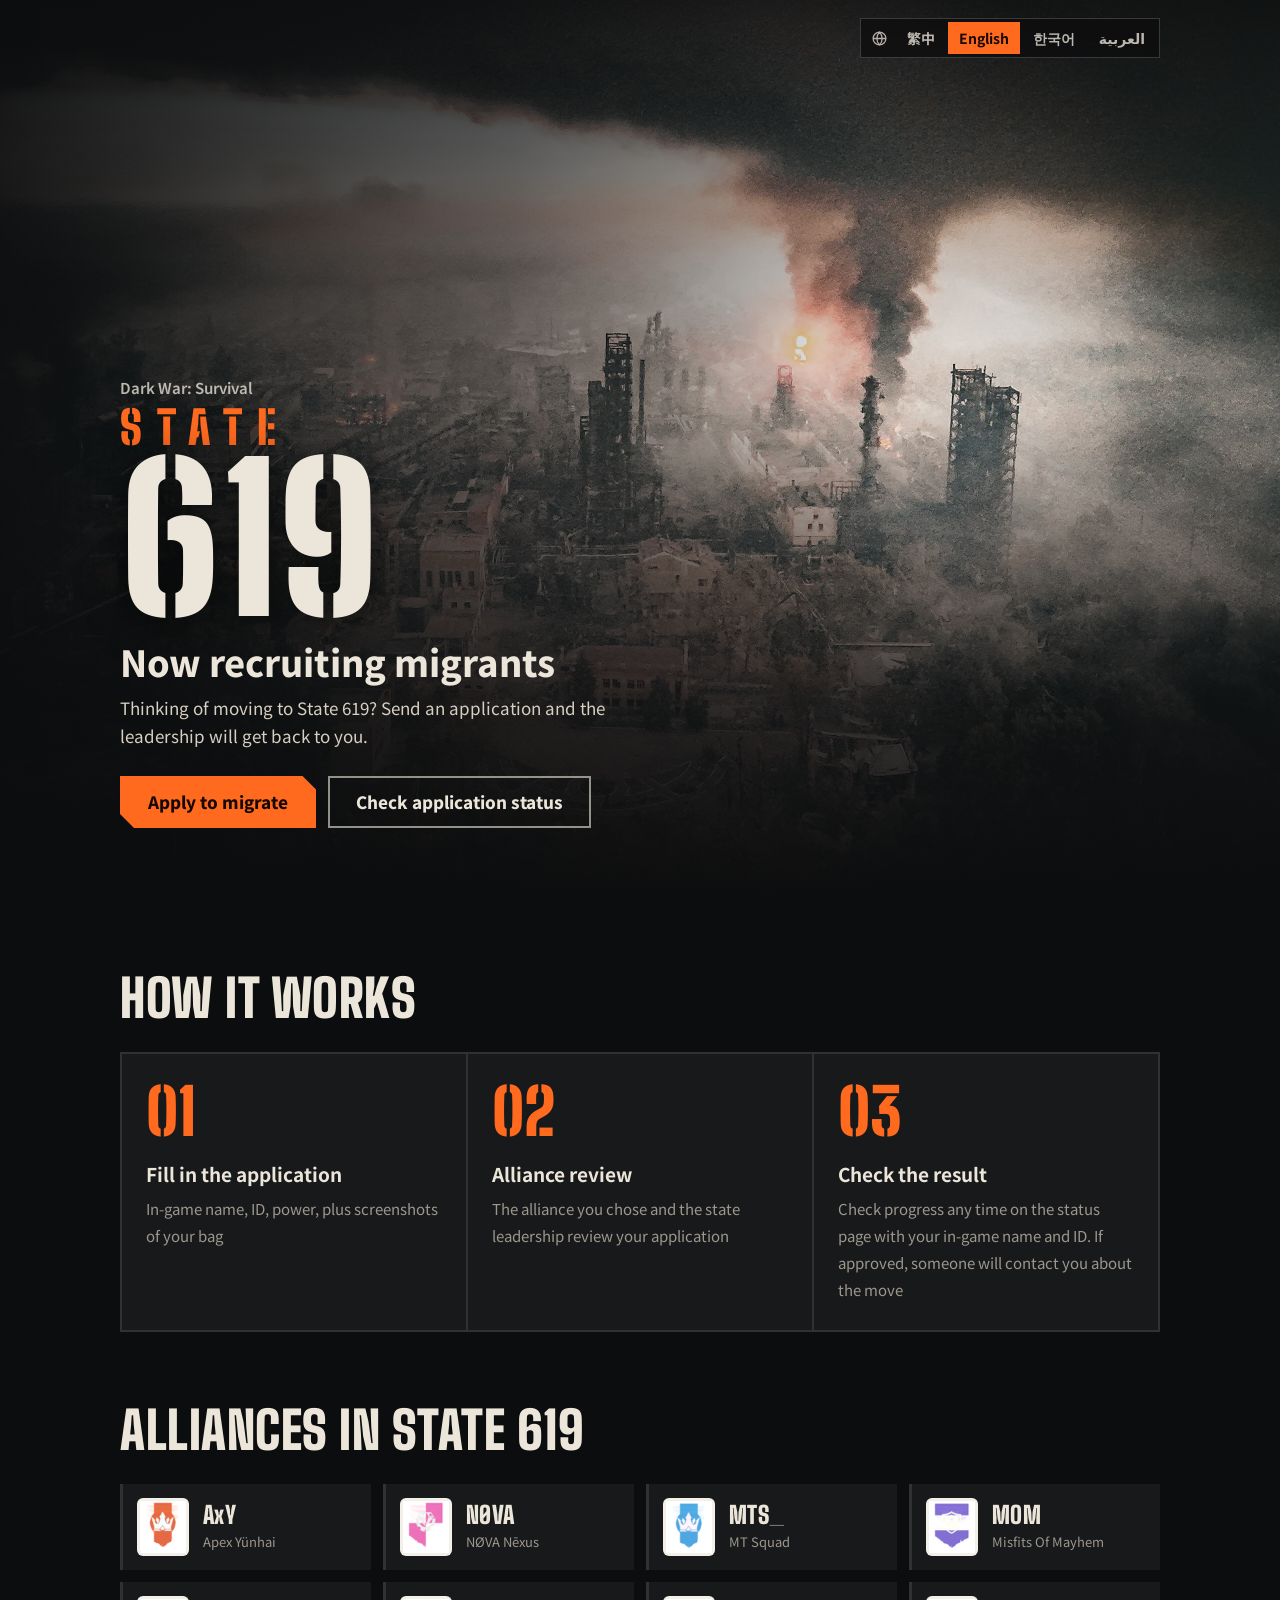
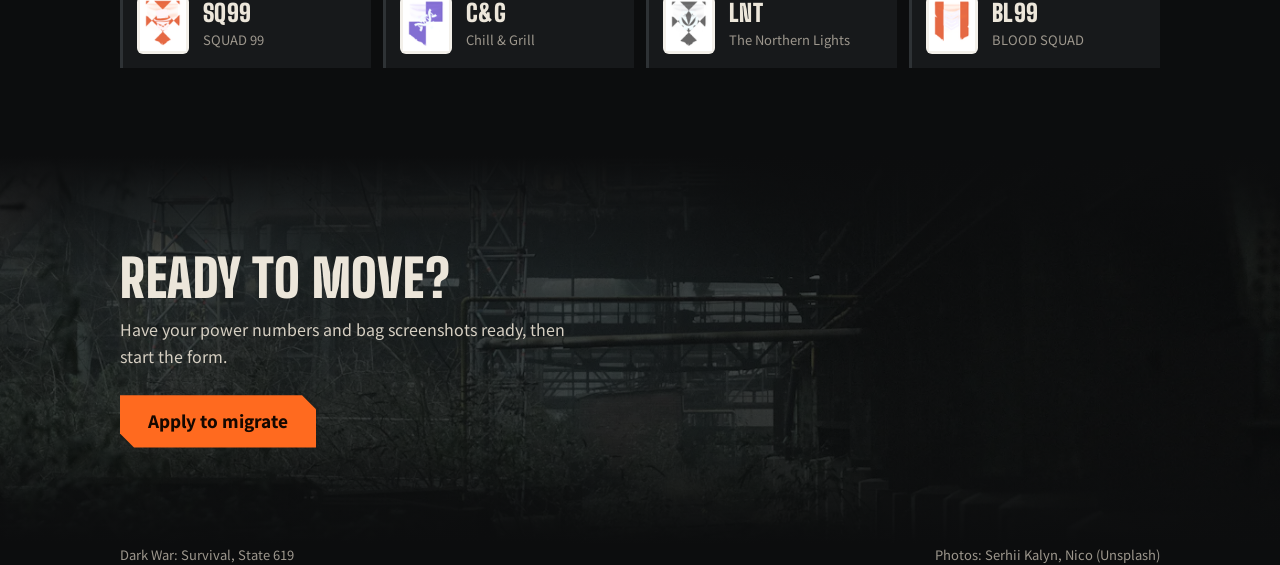
<file: index.html>
<!doctype html>
<html lang="zh-Hant">
<head>
<meta charset="utf-8">
<meta name="viewport" content="width=device-width, initial-scale=1">
<title>State 619 移民申請</title>
<meta name="description" content="Dark War: Survival 第 619 州移民申請">
<link rel="preload" as="image" href="assets/hero-city-m.webp" media="(max-width: 700px)">
<link rel="preload" as="image" href="assets/hero-city.webp" media="(min-width: 701px)">
<link rel="preconnect" href="https://fonts.googleapis.com">
<link rel="preconnect" href="https://fonts.gstatic.com" crossorigin>
<link rel="stylesheet" href="https://fonts.googleapis.com/css2?family=Big+Shoulders+Display:wght@800;900&family=Big+Shoulders+Stencil+Display:wght@900&family=Noto+Sans+TC:wght@400;600;700;800&display=swap">
<link rel="stylesheet" href="style.css?v=20261010042700">
</head>
<body>
<header class="hero">
  <picture class="hero-bg">
    <source media="(max-width: 700px)" srcset="assets/hero-city-m.webp">
    <img src="assets/hero-city.webp" alt="">
  </picture>
  <div class="wrap">
    <div class="topbar">
      <nav class="lang-switch" id="lang" aria-label="Language">
        <svg viewBox="0 0 24 24" aria-hidden="true" fill="none" stroke="currentColor" stroke-width="1.8"><circle cx="12" cy="12" r="9"/><path d="M3 12h18M12 3c2.5 2.7 3.8 5.7 3.8 9s-1.3 6.3-3.8 9c-2.5-2.7-3.8-5.7-3.8-9S9.5 5.7 12 3z"/></svg>
        <button type="button" data-lang="zh-TW" lang="zh-Hant">繁中</button>
        <button type="button" data-lang="en" lang="en">English</button>
        <button type="button" data-lang="ko" lang="ko">한국어</button>
        <button type="button" data-lang="ar" lang="ar">العربية</button>
      </nav>
    </div>
    <div class="hero-copy">
      <p class="game">Dark War: Survival</p>
      <h1 class="state"><small>STATE</small><span id="stateNo"></span></h1>
      <p class="tagline" id="tagline"></p>
      <p class="lead" id="lead"></p>
      <div class="cta-row">
        <a class="button" id="cta" href="apply.html"></a>
        <a class="button ghost" id="statusCta" href="status.html"></a>
      </div>
    </div>
  </div>
</header>

<main class="wrap">
  <section>
    <h2 id="routeTitle"></h2>
    <ol class="steps" id="route"></ol>
  </section>
  <section>
    <h2 id="alliancesTitle"></h2>
    <ul class="alliances" id="alliances"></ul>
  </section>
</main>

<section class="final">
  <div class="photo-bg"><img src="assets/factory.webp" alt="" loading="lazy"></div>
  <div class="wrap">
    <h2 id="finalTitle"></h2>
    <p id="finalText"></p>
    <a class="button" id="cta2" href="apply.html"></a>
  </div>
</section>

<footer class="wrap">
  <span id="footer"></span>
  <span id="credit"></span>
</footer>
<script type="module" src="js/home.js?v=20261010042700"></script>
</body>
</html>
</file>
<file: style.css>
/* 視覺主題：末日廢城。照片撐氛圍，軍用模板字當標題，火光橘是唯一強調色。 */
:root {
  --smoke: #0c0d0e;        /* 頁面底色 */
  --steel: #17191b;        /* 面板 */
  --steel-edge: #2e3235;   /* 邊線、輸入框邊 */
  --ash: #ece6da;          /* 主要文字 */
  --muted: #9d978d;        /* 次要文字 */
  --ember: #ff6a1f;        /* 火光橘：主要行動、焦點、數字 */
  --ok: #6cc785;
  --err: #ff5a4a;
  --stencil: "Big Shoulders Stencil Display", "Big Shoulders Display", Impact, sans-serif;
  --display: "Big Shoulders Display", "Noto Sans TC", Impact, sans-serif;
  --body: "Noto Sans TC", "PingFang TC", "Apple SD Gothic Neo", "Malgun Gothic", "Geeza Pro", "Segoe UI", system-ui, sans-serif;
}

* { box-sizing: border-box; }
[hidden] { display: none !important; }
html { background: var(--smoke); }
body { margin: 0; min-height: 100vh; background: var(--smoke); color: var(--ash); font: 16px/1.65 var(--body); -webkit-font-smoothing: antialiased; }
a { color: var(--ember); }
:focus-visible { outline: 3px solid var(--ember); outline-offset: 3px; }
img { max-width: 100%; }

.wrap { max-width: 1080px; margin: 0 auto; padding: 0 20px; }

/* ───── 頂列 ───── */
.topbar { display: flex; justify-content: space-between; align-items: center; gap: 12px; padding: 18px 0; position: relative; z-index: 2; }
.topbar a { color: var(--ash); text-decoration: none; font-weight: 700; font-size: 15px; }
.topbar a:hover { color: var(--ember); }
/* 語言按鈕：每種語言用自己的文字寫，玩家一眼看到母語 */
.topbar { flex-wrap: wrap; row-gap: 10px; }
.lang-switch { display: flex; align-items: center; gap: 2px; margin-inline-start: auto; padding: 3px; background: #0c0d0ebf; border: 1px solid #ffffff2e; backdrop-filter: blur(6px); }
.lang-switch svg { width: 17px; height: 17px; flex: none; margin: 0 6px 0 7px; color: var(--ash); opacity: .75; }
.lang-switch button { clip-path: none; background: transparent; color: #ece6dac7; font: 700 14px/1 var(--body); padding: 9px 11px; }
.lang-switch button:hover { background: #ffffff17; color: var(--ash); }
.lang-switch button[aria-pressed="true"] { background: var(--ember); color: #160800; }
.lang-switch button:focus-visible { outline: 2px solid var(--ash); outline-offset: 1px; }

/* ───── 首頁主視覺 ───── */
.hero { position: relative; min-height: min(100svh, 920px); display: flex; flex-direction: column; overflow: hidden; isolation: isolate; }
.hero-bg { position: absolute; inset: 0; z-index: -2; }
.hero-bg img { width: 100%; height: 100%; object-fit: cover; object-position: 50% 40%; display: block; }
.hero::after {
  content: ""; position: absolute; inset: 0; z-index: -1;
  background:
    linear-gradient(180deg, #0c0d0ecc 0%, #0c0d0e33 22%, #0c0d0e00 45%, #0c0d0ecc 78%, var(--smoke) 100%),
    linear-gradient(90deg, #0c0d0ee6 0%, #0c0d0e80 40%, #0c0d0e00 70%);
}
.hero .wrap { width: 100%; display: flex; flex-direction: column; flex: 1; }
.hero-copy { margin-top: auto; padding-bottom: clamp(40px, 8vh, 88px); max-width: 640px; }
.game { color: var(--ash); opacity: .8; font-weight: 600; font-size: 15px; margin: 0 0 4px; }
.state { margin: 0; font: 900 clamp(120px, 34vw, 200px)/.82 var(--stencil); letter-spacing: .01em; color: var(--ash); text-shadow: 0 6px 40px #000c; }
.state small { display: block; font: 900 clamp(26px, 6vw, 46px)/1 var(--stencil); letter-spacing: .32em; color: var(--ember); margin-bottom: 6px; }
.tagline { font: 800 clamp(24px, 5.6vw, 36px)/1.25 var(--body); margin: 18px 0 10px; }
.lead { color: #d6cfc2; font-size: 17px; max-width: 30em; margin: 0; }
.cta-row { display: flex; flex-wrap: wrap; gap: 12px; margin-top: 26px; }
/* 次要按鈕：只描邊；切角會把描邊切斷，所以用直角 */
.button.ghost { clip-path: none; background: transparent; color: var(--ash); box-shadow: inset 0 0 0 2px #ece6da99; }
.button.ghost:hover { background: #ece6da1a; }

@media (prefers-reduced-motion: no-preference) {
  .state, .tagline { animation: rise .9s cubic-bezier(.2, .7, .2, 1) both; }
  .tagline { animation-delay: .15s; }
  @keyframes rise { from { opacity: 0; transform: translateY(24px); } }
}

/* ───── 按鈕 ───── */
button, .button {
  display: inline-flex; align-items: center; justify-content: center; gap: 10px;
  font: 800 17px/1.2 var(--body); padding: 16px 28px; border: 0; border-radius: 0;
  background: var(--ember); color: #160800; cursor: pointer; text-decoration: none;
  clip-path: polygon(0 0, calc(100% - 14px) 0, 100% 14px, 100% 100%, 14px 100%, 0 calc(100% - 14px));
}
button:hover, .button:hover { background: #ff7d3a; }
button.secondary {
  clip-path: none; background: transparent; color: var(--ash); border: 1px solid var(--steel-edge);
  font-weight: 700; font-size: 14px; padding: 8px 12px;
}
button.secondary:hover { border-color: var(--muted); background: transparent; }
button:disabled { opacity: .4; cursor: not-allowed; }
.block { display: flex; width: 100%; }

/* ───── 區塊 ───── */
section { padding: 72px 0 0; }
h1, h2, h3 { margin: 0; }
h2 { font: 900 clamp(34px, 6vw, 52px)/1 var(--display); text-transform: uppercase; letter-spacing: .01em; margin-bottom: 28px; }

/* 申請流程：三個階段，是真正的順序 */
.steps { list-style: none; margin: 0; padding: 0; display: grid; grid-template-columns: repeat(3, 1fr); gap: 2px; background: var(--steel-edge); border: 2px solid var(--steel-edge); }
.steps li { background: var(--steel); padding: 26px 24px 28px; counter-increment: step; }
.steps li::before { content: counter(step, decimal-leading-zero); display: block; font: 900 64px/1 var(--stencil); color: var(--ember); margin-bottom: 14px; }
.steps b { display: block; font-size: 19px; margin-bottom: 6px; }
.steps span { color: var(--muted); font-size: 15px; }

/* 聯盟：徽章放在淺色布章上（原圖白底，去不掉） */
.alliances { list-style: none; margin: 0; padding: 0; display: grid; grid-template-columns: repeat(4, minmax(0, 1fr)); gap: 12px; }
.alliances li { display: flex; align-items: center; gap: 14px; padding: 14px; background: var(--steel); border-inline-start: 3px solid var(--steel-edge); min-width: 0; }
.alliances li:hover { border-inline-start-color: var(--ember); }
.patch { flex: none; width: 52px; height: 58px; background: #f3f0ea; border-radius: 6px; display: grid; place-items: center; overflow: hidden; }
.patch img { width: 46px; height: 52px; object-fit: contain; display: block; }
.alliances .tag { display: block; font: 900 24px/1 var(--display); letter-spacing: .02em; }
.alliances .name { display: block; color: var(--muted); font-size: 13px; overflow: hidden; text-overflow: ellipsis; white-space: nowrap; margin-top: 4px; }
.alliances .meta-box { min-width: 0; }

/* 收尾召喚 */
.final { position: relative; margin-top: 88px; padding: 96px 0; isolation: isolate; overflow: hidden; }
.photo-bg { position: absolute; inset: 0; z-index: -2; }
.photo-bg img { width: 100%; height: 100%; object-fit: cover; display: block; }
.final::after { content: ""; position: absolute; inset: 0; z-index: -1; background: linear-gradient(180deg, var(--smoke) 0%, #0c0d0eb3 30%, #0c0d0eb3 70%, var(--smoke) 100%); }
.final h2 { margin-bottom: 12px; }
.final p { color: #d6cfc2; max-width: 30em; margin: 0 0 26px; }

footer { padding: 36px 0 48px; color: var(--muted); font-size: 13px; display: flex; flex-wrap: wrap; gap: 6px 24px; justify-content: space-between; }
footer a { color: var(--muted); }

/* ───── 申請頁頁首 ───── */
.page-head { position: relative; isolation: isolate; overflow: hidden; padding-bottom: 96px; }
.page-head .photo-bg img { object-position: 50% 60%; }
.page-head::after { content: ""; position: absolute; inset: 0; z-index: -1; background: linear-gradient(180deg, #0c0d0ecc, #0c0d0e99 50%, var(--smoke)); }
.page-title { margin: 28px 0 0; font: 900 clamp(48px, 12vw, 96px)/.85 var(--stencil); }
.page-title small { display: block; font: 900 clamp(18px, 4vw, 26px)/1 var(--stencil); letter-spacing: .32em; color: var(--ember); margin-bottom: 8px; }
.page-sub { font: 800 clamp(22px, 5vw, 30px)/1.3 var(--body); margin: 14px 0 6px; }
.page-head .lead { font-size: 16px; }

/* ───── 表單 ───── */
.form-wrap { max-width: 760px; margin: -56px auto 0; padding: 0 16px 80px; position: relative; }
.panel { background: var(--steel); border-top: 3px solid var(--ember); padding: 26px 22px 24px; box-shadow: 0 30px 60px #0009; }
fieldset { border: 0; margin: 0; padding: 0; min-width: 0; }
fieldset + fieldset { margin-top: 30px; padding-top: 26px; border-top: 1px solid var(--steel-edge); }
legend { float: inline-start; width: 100%; padding: 0; margin-bottom: 16px; font: 900 26px/1 var(--display); }
legend + .grid { clear: both; }
.grid { display: grid; grid-template-columns: 1fr 1fr; gap: 16px; }
.full { grid-column: 1 / -1; }
label { display: grid; gap: 6px; font-weight: 700; font-size: 14px; align-content: start; }
label small { color: var(--muted); font-weight: 400; }
.req { color: var(--ember); }
input, select, textarea {
  width: 100%; background: var(--smoke); color: var(--ash); border: 1px solid var(--steel-edge);
  border-radius: 2px; padding: 12px; font: 16px/1.4 var(--body);
}
input:focus, select:focus, textarea:focus { border-color: var(--ember); outline: none; box-shadow: 0 0 0 3px #ff6a1f30; }
input::placeholder, textarea::placeholder { color: #67635c; }
input[aria-invalid="true"] { border-color: var(--err); }
/* 自繪檔案按鈕：原生 input 視覺隱藏但保留可聚焦、可讀 */
.file-picker { display: flex; align-items: center; gap: 14px; flex-wrap: wrap; padding: 14px; border: 1px dashed var(--steel-edge); background: var(--smoke); cursor: pointer; }
.file-picker:hover, .file-picker.drag { border-color: var(--ember); }
.file-picker input { position: absolute; width: 1px; height: 1px; opacity: 0; overflow: hidden; clip: rect(0 0 0 0); }
.file-button { padding: 9px 16px; border: 1px solid var(--ember); color: var(--ember); font-weight: 800; font-size: 15px; }
.file-picker input:focus-visible + .file-button { outline: 3px solid var(--ember); outline-offset: 2px; }
.file-status { color: var(--muted); font-weight: 400; font-size: 14px; }
.preview { color: var(--ember); font-weight: 700; font-size: 13px; min-height: 1.2em; }
.preview.bad { color: var(--err); }
.submit { margin-top: 28px; }
.msg { text-align: center; margin-top: 14px; font-weight: 700; min-height: 1.4em; }
.msg.ok { color: var(--ok); }
.msg.err { color: var(--err); }
.thumbs { display: flex; gap: 8px; flex-wrap: wrap; }
.thumbs img { width: 76px; height: 76px; object-fit: cover; border: 1px solid var(--steel-edge); }

@media (max-width: 900px) {
  .alliances { grid-template-columns: repeat(2, minmax(0, 1fr)); }
}
@media (max-width: 700px) {
  .steps { grid-template-columns: 1fr; }
  .steps li { display: grid; grid-template-columns: auto 1fr; column-gap: 18px; padding: 20px; }
  .steps li::before { grid-row: span 2; font-size: 48px; margin: 0; }
  .grid { grid-template-columns: 1fr; }
  .hero::after { background: linear-gradient(180deg, #0c0d0ecc 0%, #0c0d0e22 25%, #0c0d0e55 55%, #0c0d0ef2 82%, var(--smoke) 100%); }
  .cta-row .button { width: 100%; }
}
@media (max-width: 440px) {
  .alliances { gap: 8px; }
  .alliances li { gap: 10px; padding: 10px; }
  .patch { width: 40px; height: 46px; }
  .patch img { width: 36px; height: 40px; }
  .alliances .tag { font-size: 20px; }
}

/* 申請頁頁首與表單同寬對齊 */
.page-head .wrap { max-width: 760px; padding: 0 16px; }

/* 同意框：勾選框與文字同一行 */
label.check { display: flex; align-items: flex-start; gap: 12px; font-size: 15px; cursor: pointer; }
label.check input { width: 20px; height: 20px; flex: none; margin: 2px 0 0; padding: 0; accent-color: var(--ember); }
label small.note { font-size: 13px; line-height: 1.45; }

/* 「找不到遊戲 ID？」說明：預設收合 */
details.help { margin-top: -6px; font-size: 14px; }
details.help summary { cursor: pointer; color: var(--ember); font-weight: 700; width: fit-content; }
details.help p { margin: 10px 0 8px; color: var(--muted); }
details.help img { display: block; width: 100%; max-width: 460px; height: auto; border: 1px solid var(--steel-edge); }

/* 申請狀態查詢 */
.msg a { color: var(--ash); font-weight: 400; }
#results:empty { display: none; }
#results { margin-top: 22px; display: grid; gap: 14px; }
.lookup-empty { color: var(--muted); text-align: center; margin: 0; }
.lookup-row { border-inline-start: 4px solid var(--muted); background: var(--smoke); padding: 18px 20px; }
.lookup-row.is-pending { border-color: var(--ember); }
.lookup-row.is-approved { border-color: var(--ok); }
.lookup-row.is-rejected { border-color: var(--err); }
.lookup-status { display: block; font: 900 34px/1 var(--display); }
.is-pending .lookup-status { color: var(--ember); }
.is-approved .lookup-status { color: var(--ok); }
.is-rejected .lookup-status { color: var(--err); }
.lookup-explain { margin: 8px 0 14px; color: #d6cfc2; }
.lookup-row dl { display: grid; grid-template-columns: auto 1fr; gap: 4px 16px; margin: 0; font-size: 14px; }
.lookup-row dt { color: var(--muted); }
.lookup-row dd { margin: 0; font-weight: 700; }

/* 韓文、阿拉伯文：標題字型（Big Shoulders）沒有這些字，改用內文字型，避免混字 */
:lang(ko) .page-sub, :lang(ko) h2, :lang(ko) legend, :lang(ko) .lookup-status, :lang(ko) .admin-top h1,
:lang(ar) .page-sub, :lang(ar) h2, :lang(ar) legend, :lang(ar) .lookup-status, :lang(ar) .admin-top h1 { font-family: var(--body); font-weight: 800; }
/* 阿拉伯文由右到左：首頁暗角跟著文字翻到右邊 */
@media (min-width: 701px) {
  [dir="rtl"] .hero::after {
    background:
      linear-gradient(180deg, #0c0d0ecc 0%, #0c0d0e33 22%, #0c0d0e00 45%, #0c0d0ecc 78%, var(--smoke) 100%),
      linear-gradient(270deg, #0c0d0ee6 0%, #0c0d0e80 40%, #0c0d0e00 70%);
  }
}
</file>
